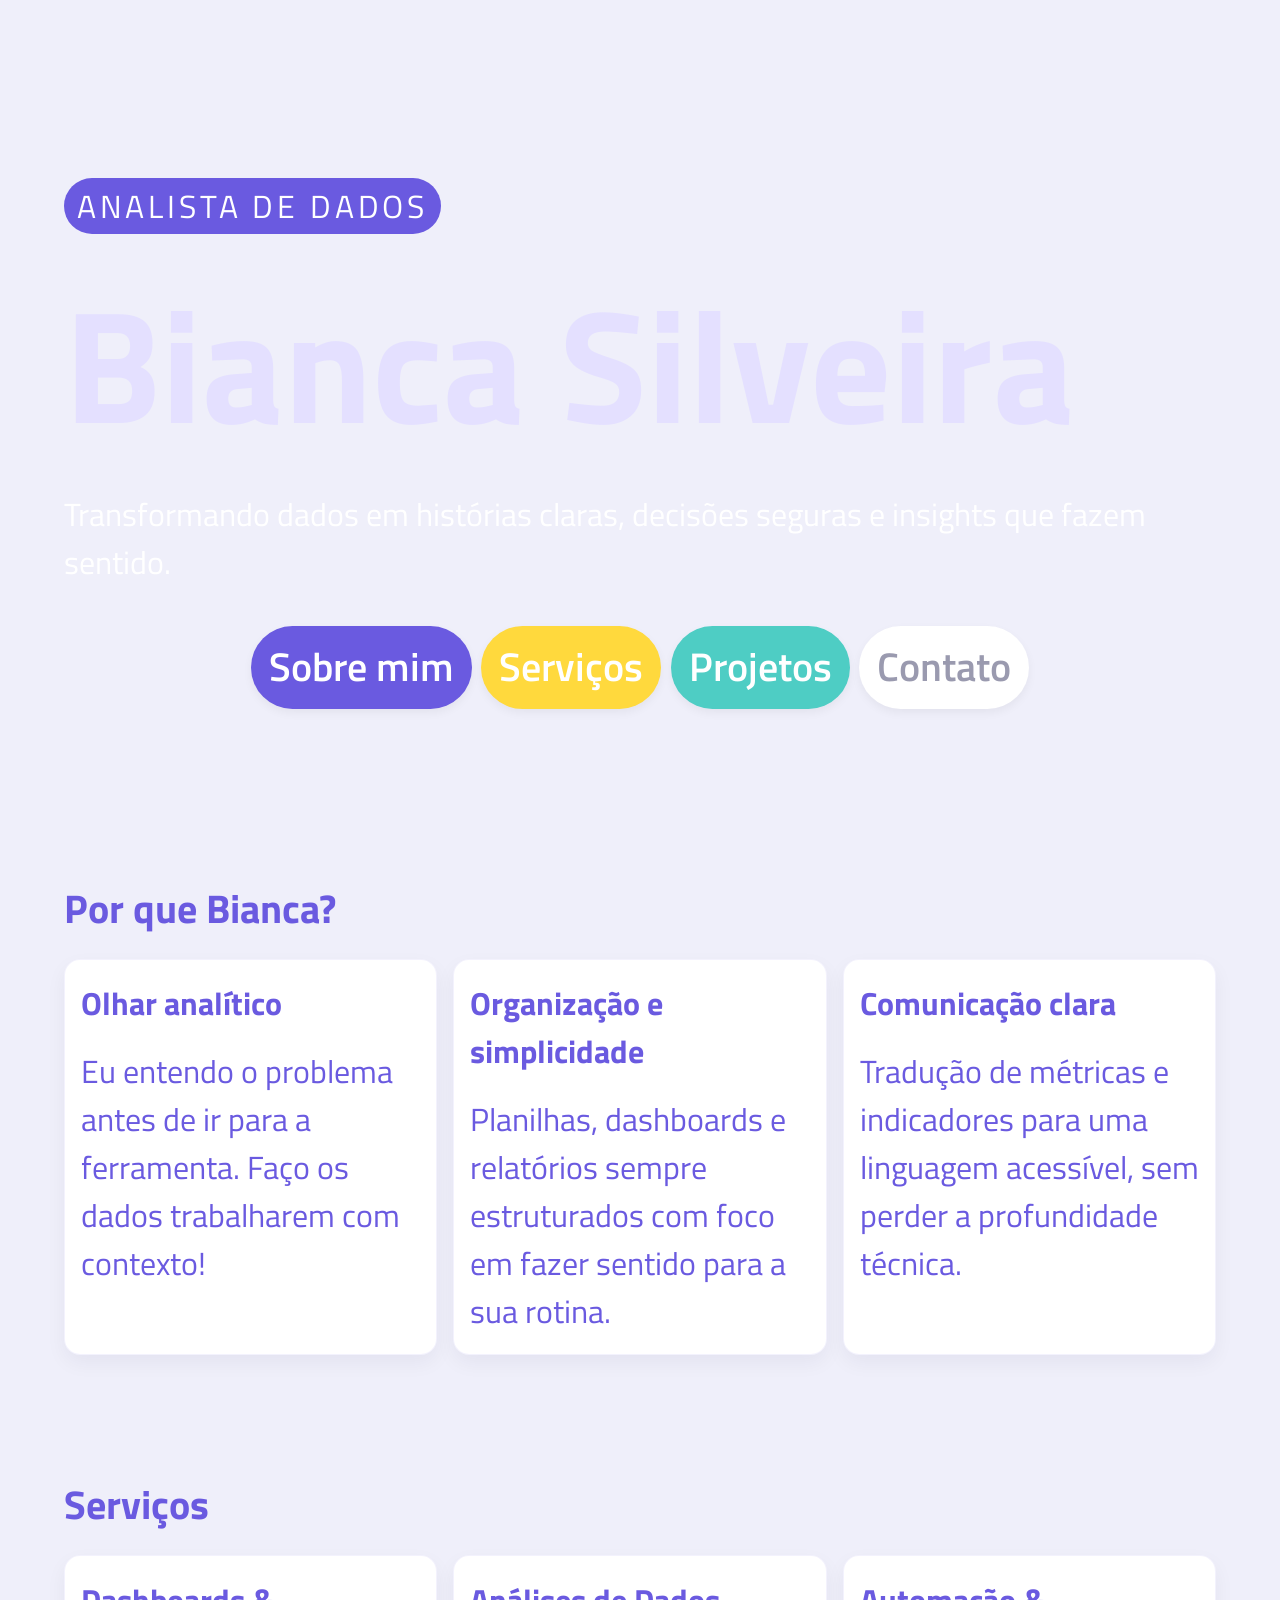
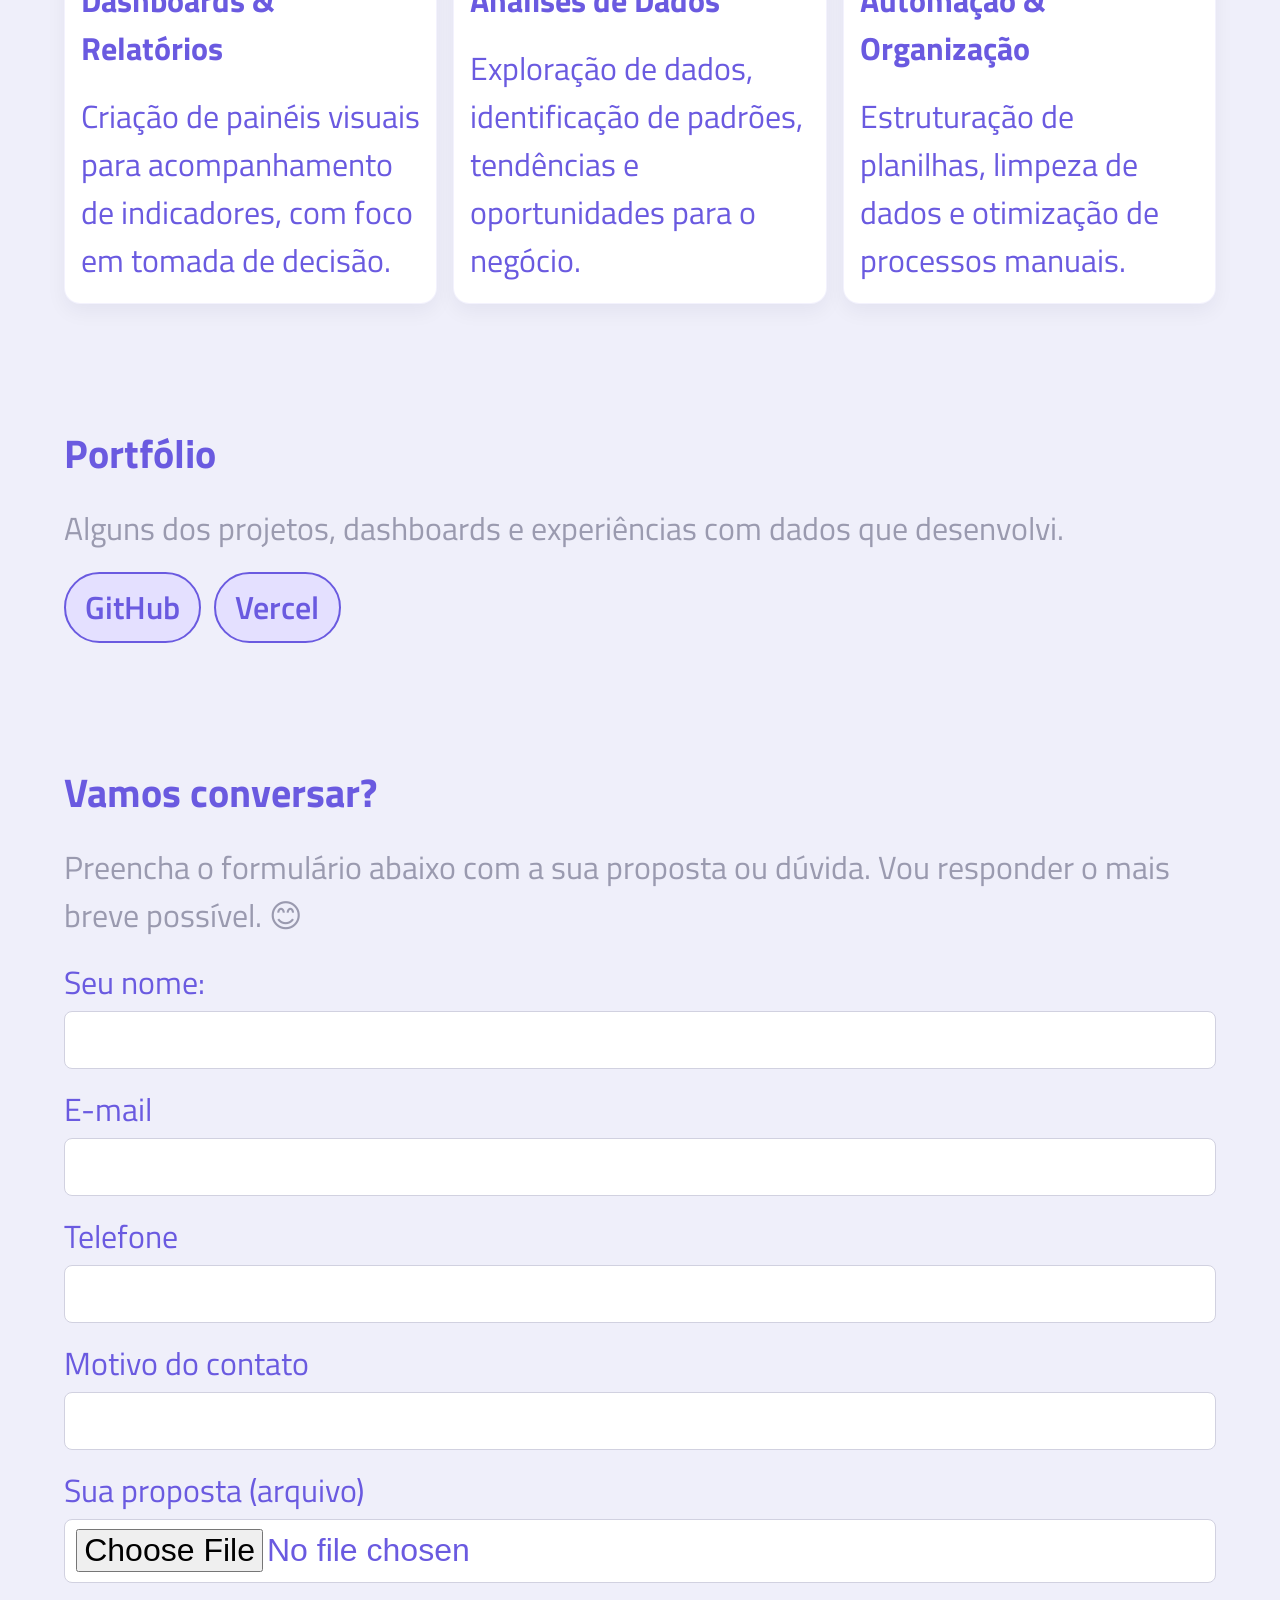
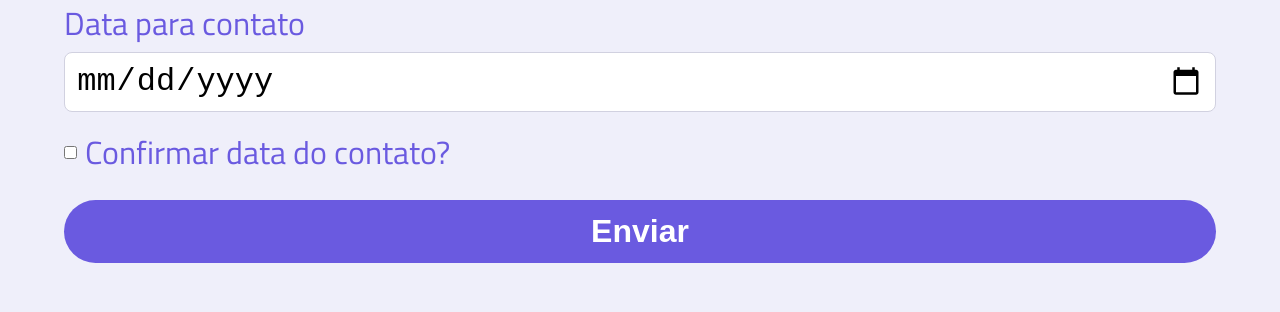
<file: index.html>
<!DOCTYPE html>
<html lang="pt-br">
<head>
  <meta charset="UTF-8" />
  <meta name="viewport" content="width=device-width, initial-scale=1.0" />
  <title>Bianca Silveira • Analista de Dados</title>

  <link rel="stylesheet" href="style.css">
</head>
<body>

  <header class="topo">
    <div class="topo-conteiner">
    <div class="topo-cabeçalho">
    <span class="topo-tag">Analista de Dados</span>
        <h1>Bianca Silveira</h1>
        <p class="subtitulo">
          Transformando dados em histórias claras, decisões seguras e insights que fazem sentido.
        </p>

        <div class="topo-sobre">
          <a href="#sobre" class="bola bola-roxo">Sobre mim</a>
          <a href="#servicos" class="bola bola-amarela">Serviços</a>
          <a href="#projetos" class="bola bola-verde">Projetos</a>
          <a href="#contato" class="bola">Contato</a>
        </div>
      </div>
    </div>
  </header>

  <main>
<section id="sobre" class="secao-sobre">
  <div class="titulo-imagem">
  <h2>Por que Bianca?</h2>
  </div>
  <div class="cards cards-sobre">
    <article class="card cards-icone">
      <div class="card-icone-texto">
        <h3>Olhar analítico</h3>
        <p>Eu entendo o problema antes de ir para a ferramenta. Faço os dados trabalharem com contexto!</p>
      </div>
    </article>

    <article class="card cards-icone">
      <div class="card-icone-texto">
        <h3>Organização e simplicidade</h3>
        <p>Planilhas, dashboards e relatórios sempre estruturados com foco em fazer sentido para a sua rotina.</p>
      </div>
    </article>

    <article class="card cards-icone">
      <div class="card-icone-texto">
        <h3>Comunicação clara</h3>
        <p>Tradução de métricas e indicadores para uma linguagem acessível, sem perder a profundidade técnica.</p>
      </div>
    </article>
  </div>
</section>

  <section id="servicos" class="secao-servicos">
    <h2>Serviços</h2>

    <div class="cards">
      <article class="card">
        <h3>Dashboards & Relatórios</h3>
        <p>Criação de painéis visuais para acompanhamento de indicadores, com foco em tomada de decisão.</p>
      </article>

      <article class="card">
        <h3>Análises de Dados</h3>
        <p>Exploração de dados, identificação de padrões, tendências e oportunidades para o negócio.</p>
      </article>

      <article class="card">
        <h3>Automação & Organização</h3>
        <p>Estruturação de planilhas, limpeza de dados e otimização de processos manuais.</p>
      </article>
    </div>
  </section>

  <section id="projetos" class="secao-portfolio">
    <h2>Portfólio</h2>
    <p class="descricao-portfolio">
      Alguns dos projetos, dashboards e experiências com dados que desenvolvi.
    </p>

    <div class="links-portfolio">
      <a href="https://github.com/BihSilver/" target="_blank" class="btn-link">
        GitHub
      </a>
      <a href="https://vercel.com/bihsilvers-projects" target="_blank" class="btn-link">
        Vercel
      </a>
    </div>
  </section>

  <section id="contato" class="secao-contato">
    <h2>Vamos conversar?</h2>
    <p class="descricao-contato">
      Preencha o formulário abaixo com a sua proposta ou dúvida. Vou responder o mais breve possível. 😊
    </p>

    <form class="form-contato">
      <div class="campo">
        <label for="nome">Seu nome:</label>
        <input type="text" id="nome" name="nome" required />
      </div>

      <div class="campo">
        <label for="email">E-mail</label>
        <input type="email" id="email" name="email" required />
      </div>

      <div class="campo">
        <label for="telefone">Telefone</label>
        <input type="tel" id="telefone" name="telefone" />
      </div>

      <div class="campo">
        <label for="motivo">Motivo do contato</label>
        <input type="text" id="motivo" name="motivo" />
      </div>

      <div class="campo">
        <label for="arquivo">Sua proposta (arquivo)</label>
        <input type="file" id="arquivo" name="arquivo" />
      </div>

      <div class="campo">
        <label for="data">Data para contato</label>
        <input type="date" id="data" name="data" />
      </div>

      <div class="campo campo-checkbox">
        <input type="checkbox" id="confirmar" name="confirmar" />
        <label for="confirmar">Confirmar data do contato?</label>
      </div>

      <button type="submit" class="btn-enviar">Enviar</button>
    </form>
  </section>
</main>

</body>
</file>
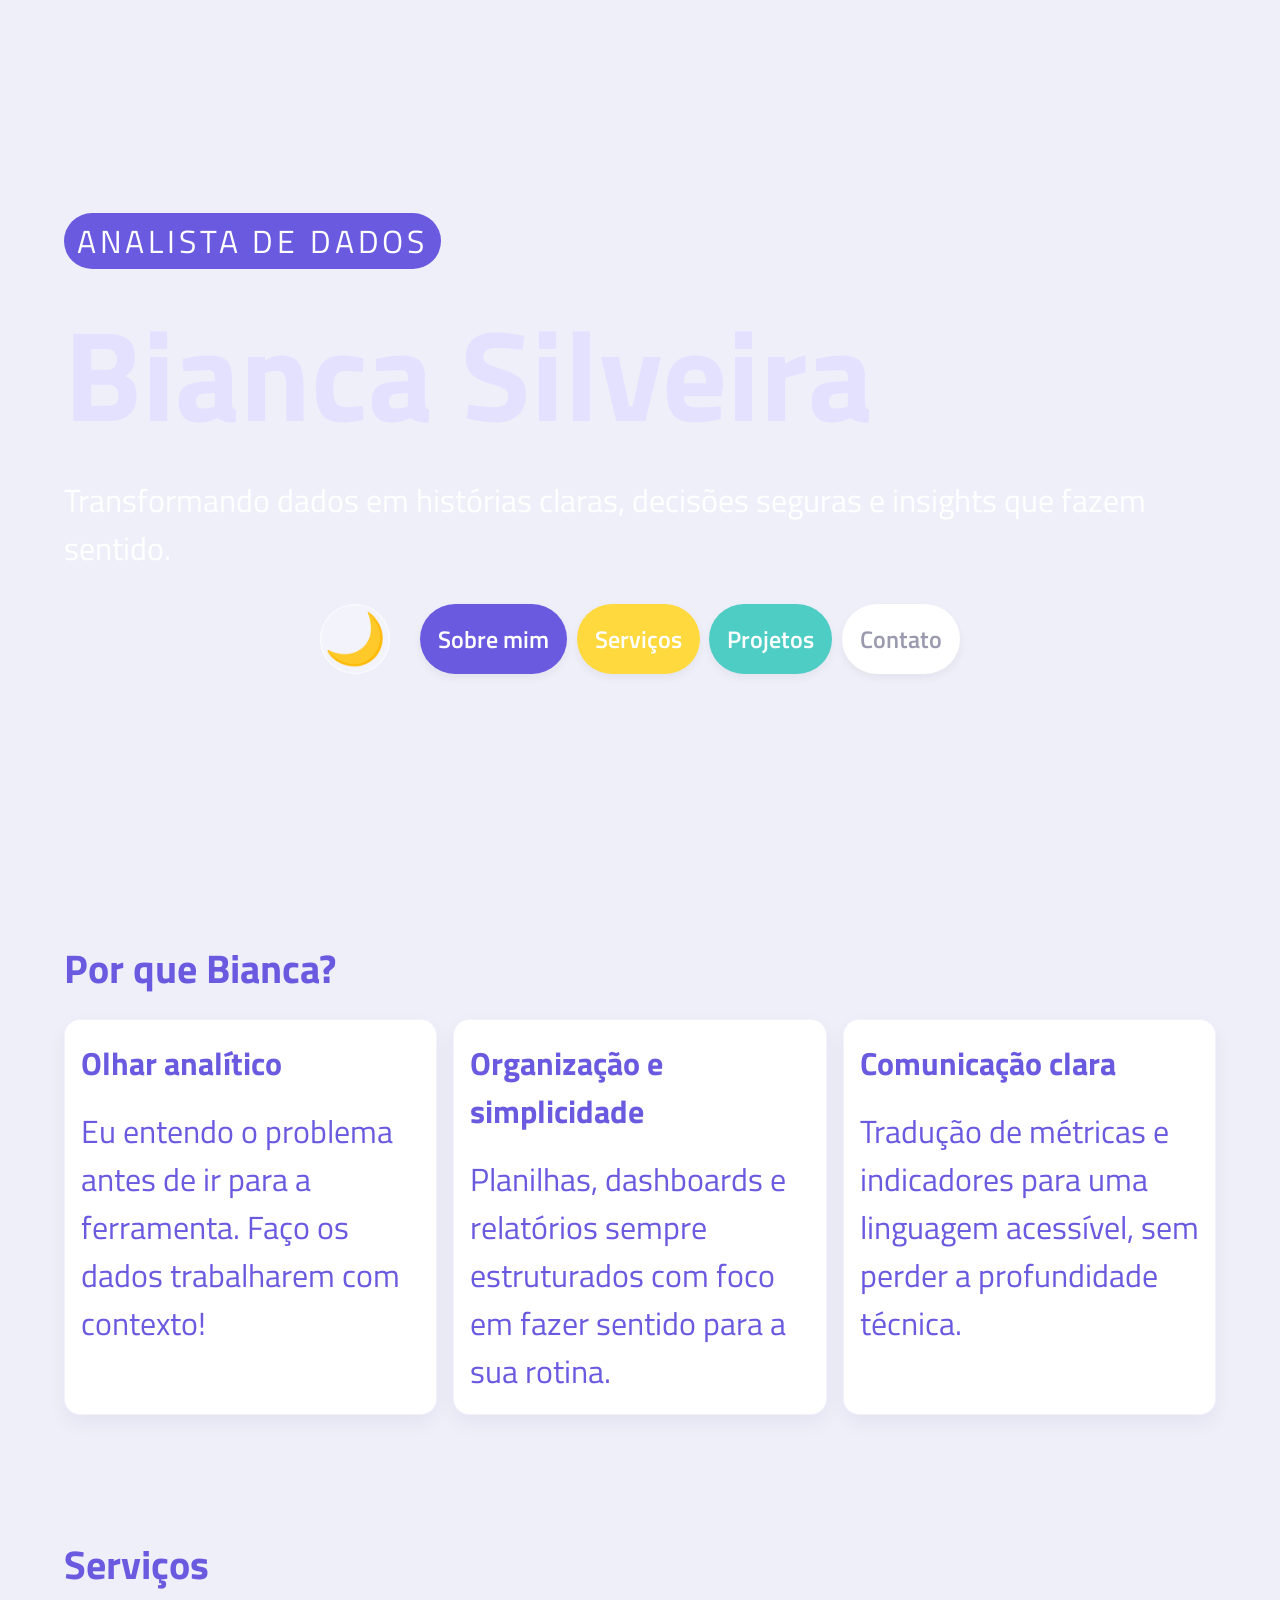
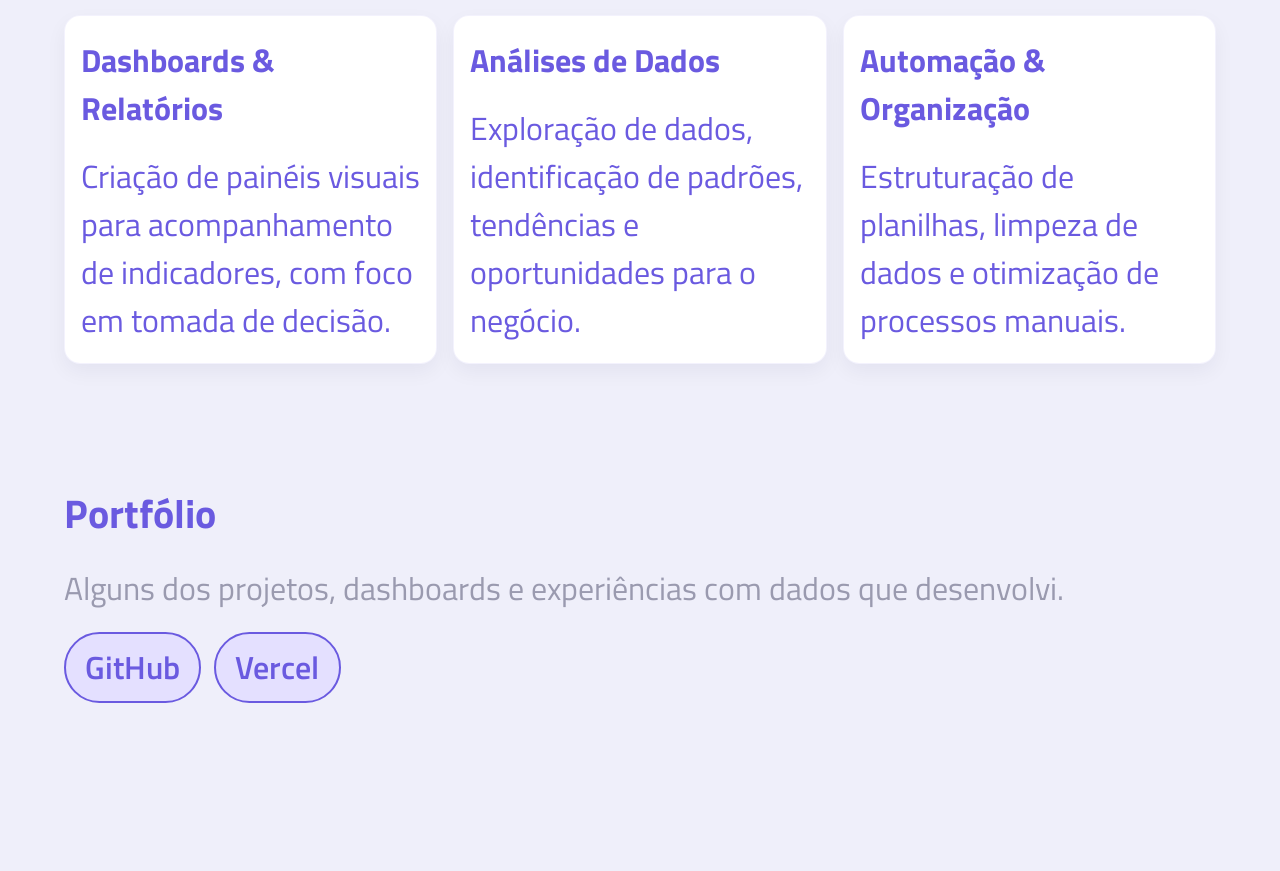
<file: html/index.html>
<!DOCTYPE html>
<html lang="pt-br">
<head>
  <meta charset="UTF-8" />
  <meta name="viewport" content="width=device-width, initial-scale=1.0" />
  <title>Bianca Silveira • Analista de Dados</title>

  <link rel="stylesheet" href="../Css/style.css">
</head>

<body>

  <header class="topo">
    <div class="topo-conteiner">
    <div class="topo-cabeçalho">
    <span class="topo-tag">Analista de Dados</span>
        <h1>Bianca Silveira</h1>
        <p class="subtitulo">
          Transformando dados em histórias claras, decisões seguras e insights que fazem sentido.
        </p>

        <div class="topo-sobre">
        <button id="mudar-tema" class="mudar-tema">🌙</button>
          <a href="#sobre" class="bola bola-roxo">Sobre mim</a>
          <a href="#servicos" class="bola bola-amarela">Serviços</a>
          <a href="#projetos" class="bola bola-verde">Projetos</a>
          <a href="Formulario.html" class="bola">Contato</a>
        </div>
      </div>
    </div>
  </header>

  <main>
<section id="sobre" class="secao-sobre">
  <div class="titulo-imagem">
  <h2>Por que Bianca?</h2>
  </div>
  <div class="cards cards-sobre">
    <article class="card cards-icone">
      <div class="card-icone-texto">
        <h3>Olhar analítico</h3>
        <p>Eu entendo o problema antes de ir para a ferramenta. Faço os dados trabalharem com contexto!</p>
      </div>
    </article>

    <article class="card cards-icone">
      <div class="card-icone-texto">
        <h3>Organização e simplicidade</h3>
        <p>Planilhas, dashboards e relatórios sempre estruturados com foco em fazer sentido para a sua rotina.</p>
      </div>
    </article>

    <article class="card cards-icone">
      <div class="card-icone-texto">
        <h3>Comunicação clara</h3>
        <p>Tradução de métricas e indicadores para uma linguagem acessível, sem perder a profundidade técnica.</p>
      </div>
    </article>
  </div>
</section>

  <section id="servicos" class="secao-servicos">
    <h2>Serviços</h2>

    <div class="cards">
      <article class="card">
        <h3>Dashboards & Relatórios</h3>
        <p>Criação de painéis visuais para acompanhamento de indicadores, com foco em tomada de decisão.</p>
      </article>

      <article class="card">
        <h3>Análises de Dados</h3>
        <p>Exploração de dados, identificação de padrões, tendências e oportunidades para o negócio.</p>
      </article>

      <article class="card">
        <h3>Automação & Organização</h3>
        <p>Estruturação de planilhas, limpeza de dados e otimização de processos manuais.</p>
      </article>
    </div>
  </section>

  <section id="projetos" class="secao-portfolio">
    <h2>Portfólio</h2>
    <p class="descricao-portfolio">
      Alguns dos projetos, dashboards e experiências com dados que desenvolvi.
    </p>

    <div class="links-portfolio">
      <a href="https://github.com/BihSilver/" target="_blank" class="btn-link">
        GitHub
      </a>
      <a href="https://vercel.com/bihsilvers-projects" target="_blank" class="btn-link">
        Vercel
      </a>
    </div>
  </section>

</main>
    <script src="/Js/script.js"></script>

</body>
</html>
</file>
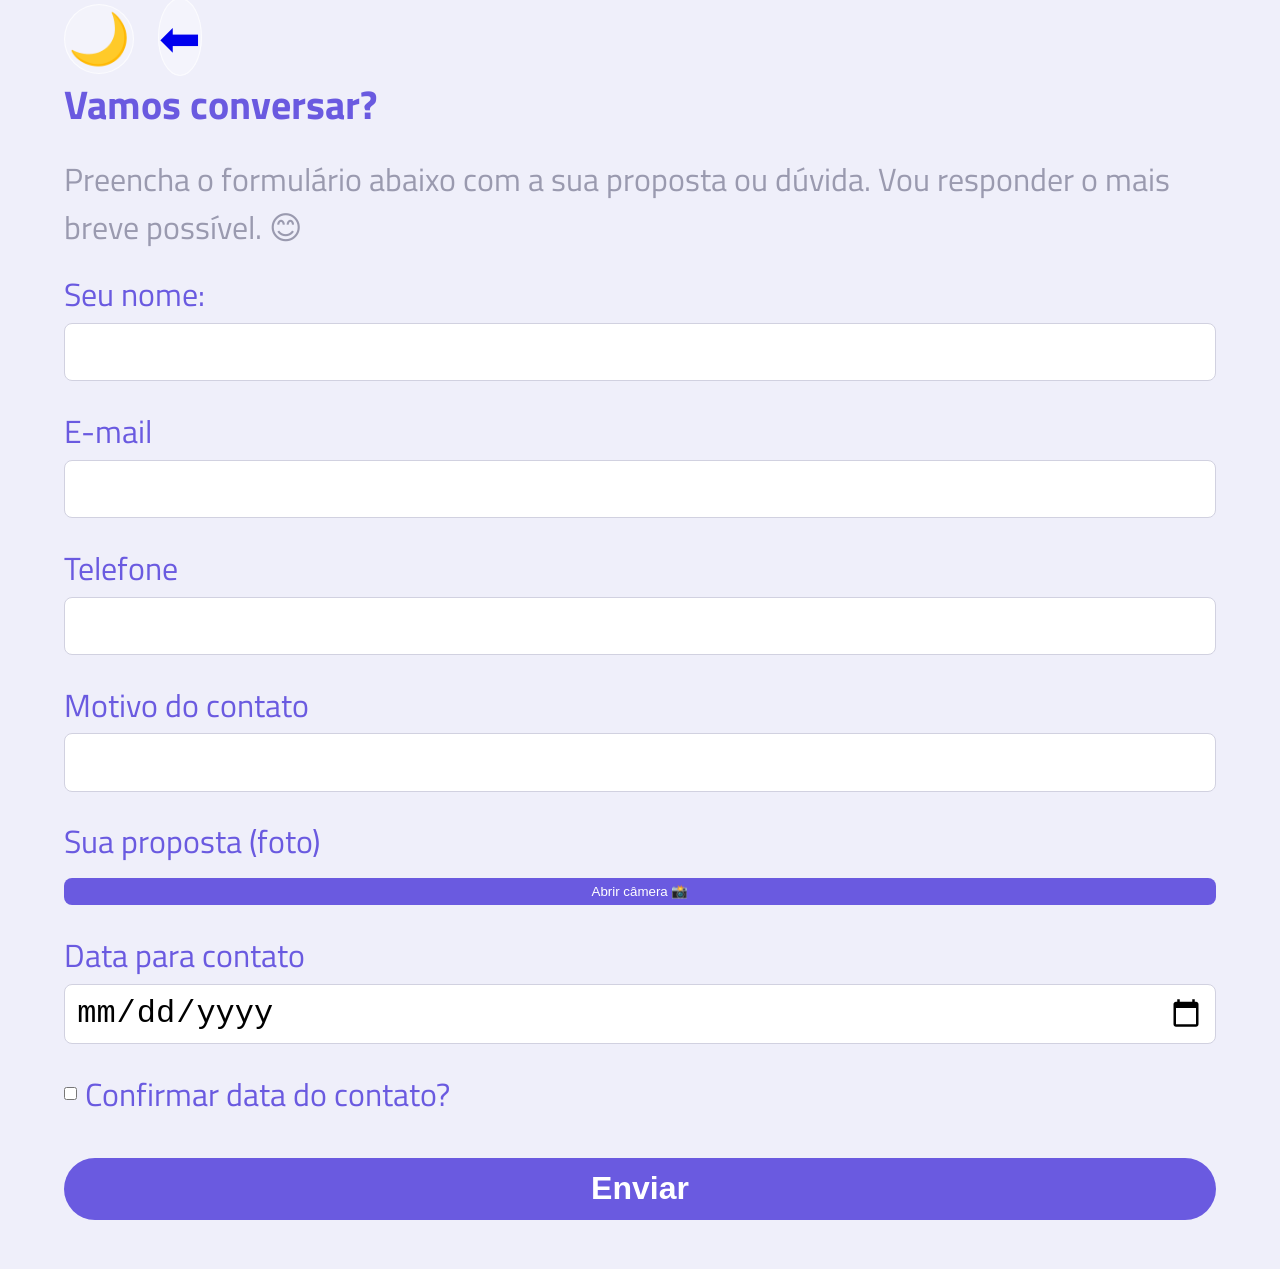
<file: html/Formulario.html>
<!DOCTYPE html>
<html lang="en">
<head>
    <meta charset="UTF-8">
    <meta name="viewport" content="width=device-width, initial-scale=1.0">
    <title>Formulario de Contato</title>
    <link rel="stylesheet" href="../Css/style.css">
</head>
<body>
    <button id="mudar-tema" class="mudar-tema">🌙</button>
    <a href="index.html" id="voltar" class="mudar-tema">⬅️</a>
    <section id="contato" class="secao-contato">
    <h2>Vamos conversar?</h2>
    <p class="descricao-contato">
      Preencha o formulário abaixo com a sua proposta ou dúvida. Vou responder o mais breve possível. 😊
    </p>

   <form id="form-contato" class="form-contato">
      <div class="campo">
        <label for="nome">Seu nome:</label>
        <input type="text" id="nome" name="nome" novalidate/>
        <span class="erro"></span>
      </div>

      <div class="campo">
        <label for="email">E-mail</label>
        <input type="email" id="email" name="email" novalidate/>
        <span class="erro"></span>
      </div>

      <div class="campo">
        <label for="telefone">Telefone</label>
        <input type="tel" id="telefone" name="telefone" novalidate/>
        <span class="erro"></span>
      </div>

      <div class="campo">
        <label for="motivo">Motivo do contato</label>
        <input type="text" id="motivo" name="motivo" novalidate/>
            <span class="erro"></span>
      </div>

<div class="campo" data-campo-proposta>
  <label>Sua proposta (foto)</label>
  <button type="button" data-video-botao>
    Abrir câmera 📸
  </button>
  <div data-camera style="display: none;">
    <video data-video width="250" autoplay></video>
    <button type="button" data-tirar-foto>Tirar foto</button>
    <canvas data-video-canvas width="250" height="180"></canvas>
  </div>
  <p data-mensagem style="display: none;">
    ✅ Proposta capturada com sucesso!
  </p>
  <span class="erro"></span>
</div>
      </div>

      <div class="campo">
        <label for="data">Data para contato</label>
        <input type="date" id="data" name="data" novalidate/>
                <span class="erro"></span>
      </div>

      <div class="campo campo-checkbox">
        <input type="checkbox" id="confirmar" name="confirmar" novalidate/>
        <label for="confirmar">Confirmar data do contato?</label>
                <span class="erro"></span>
      </div>
      <p id="mensagem-erro"></p>
      <button type="submit" class="btn-enviar">Enviar</button>
    </form>
  </section>  
</body>

    <script src="/Js/script.js"></script>

</html>
</file>
<file: style.css>
@import url('https://fonts.googleapis.com/css2?family=Titillium+Web:ital,wght@0,200;0,300;0,400;0,600;0,700;0,900;1,200;1,300;1,400;1,600;1,700&display=swap');

:root {
  --cor-fundo: #efeffa;
  --roxo: #6a5ae0;
  --coral: #ff6b6b;
  --amarelo: #ffd93d;
  --verde: #4ecdc4;
  --texto: #6a5ae0;
  --cinza-medio: #9a9aaf;
  --branco: #ffffff;
}

* {
  box-sizing: border-box;
  margin: 0;
  padding: 0;
}

body {
  font-family: "Titillium Web", system-ui, -apple-system, BlinkMacSystemFont, "Segoe UI", sans-serif;
  background: var(--cor-fundo);
  color: var(--texto);
  line-height: 1.5;
  padding: 0 1.2rem 2.5rem;
}

.topo {
  height: 95vh; 
  background-image: url("https://i.pinimg.com/originals/69/a8/17/69a817b35b7328a2cbea46510c323823.gif");
  background-size: cover;    
  background-position: center;
  background-repeat: no-repeat;
  display: flex;
  align-items: center;
  justify-content: center;
}

.topo-conteiner {
  display: flex;
  flex-direction: column;
  align-items: center;
}

.topo-tag {
  display: inline-block;
  font-size: 2rem;
  text-transform: uppercase;
  letter-spacing: 0.12em;
  color:var(--branco);
  background: var(--roxo);
  padding: 0.25rem 0.8rem;
  border-radius: 999px;
  margin-bottom: 0.6rem;
}

.topo h1 {
  font-size: 10rem;
  margin-bottom: 0.4rem;
  color: #e4e0ff;
 font-family:Titillium+Web;
}

.subtitulo {
  font-size: 2rem;
  color: var(--branco);
  margin-bottom: 1.4rem;
}

.topo-sobre {
  display: flex;
  flex-wrap: wrap;
  justify-content: center;
  gap: 0.6rem;
  margin-top: 2.5rem;
}

.bola {
  display: inline-flex;
  align-items: center;
  justify-content: center;
  min-width: 110px;
  padding: 0.6rem 1rem;
  border-radius: 999px;
  font-size: 2.5rem;
  font-weight: 600;
  text-decoration: none;
  color: var(--cinza-medio);
  background: var(--branco);
  border: 2px solid transparent;
  box-shadow: 0 4px 10px rgba(0,0,0,0.05);
}

.bola-roxo {
  background: var(--roxo);
  color: var(--branco);
}

.bola-amarela {
  background: var(--amarelo);
  color: var(--branco);
}

.bola-verde {
  background: var(--verde);
    color: var(--branco);
}

.cards {
  display: flex;
  flex-direction: column;
  gap: 1rem;
  font-size: 2.0rem;
  margin-bottom: 100px;
}

.titulo-imagem{
  display: flex;
  align-items: center;
  gap: 8px;
}

h2 {
  margin: 0;
  font-size: 2.5rem;
  margin-bottom: 20px;
}

.card {
  background: var(--branco);
  border-radius: 16px;
  padding: 1.2rem 1rem;
  box-shadow: 0 8px 20px rgba(18, 18, 67, 0.05);
  border: 1px solid rgba(106, 90, 224, 0.08);
 margin-bottom: 20px;

}

.card h3 {
  font-size: 2rem;
  margin-bottom: 20px;
}

.descricao-portfolio {
  font-size: 2rem;
  color: var(--cinza-medio);
  margin-bottom: 20px;
}

.links-portfolio {
  display: flex;
  flex-wrap: wrap;
  gap: 0.8rem;
  font-size: 2rem;
}

.btn-link {
  display: inline-flex;
  align-items: center;
  justify-content: center;
  padding: 0.6rem 1.2rem;
  border-radius: 999px;
  border: 2px solid var(--roxo);
  color: var(--roxo);
  text-decoration: none;
  font-weight: 600;
  background: #e4e0ff;
  margin-bottom: 120px;
}

.descricao-contato {
  font-size: 2rem;
  color: var(--cinza-medio);
  margin-bottom: 1.2rem;
}

.form-contato {
  display: flex;
  flex-direction: column;
  gap: 1rem;
}

.campo {
  display: flex;
  flex-direction: column;
  gap: 0.3rem;
}

.campo label {
  font-size: 2rem;
}

.campo input[type="text"],
.campo input[type="email"],
.campo input[type="tel"],
.campo input[type="date"],
.campo input[type="file"] {
  padding: 0.6rem 0.7rem;
  border-radius: 8px;
  border: 1px solid #d1d1e0;
  font-size: 2rem;
  background: var(--branco);
}

.campo-checkbox {
  flex-direction: row;
  align-items: center;
  gap: 0.5rem;
}

.btn-enviar {
  margin-top: 0.5rem;
  padding: 0.8rem 1.2rem;
  border-radius: 999px;
  border: none;
  background: var(--roxo);
  color: var(--branco);
  font-weight: 600;
  font-size: 2rem;
}

@media (min-width: 768px) {
  body {
    padding: 0 4rem 3rem;
  }

  .topo {
    margin: 1.5rem -4rem 0;
    padding: 4rem 4rem 5rem;
  }

  .topo-conteiner {
    flex-direction: row;
    align-items: center;
    justify-content: center;
    gap: 2.5rem;
  }

  .topo-sobre {
    text-align: left;
  }

  .cards {
    flex-direction: row;
  }

  .card {
    flex: 1;
  }
}
</file>
<file: Css/style.css>
@import url('https://fonts.googleapis.com/css2?family=Titillium+Web:ital,wght@0,200;0,300;0,400;0,600;0,700;0,900;1,200;1,300;1,400;1,600;1,700&display=swap');

:root {
  --cor-fundo: #efeffa;
  --roxo: #6a5ae0;
  --coral: #ff6b6b;
  --amarelo: #ffd93d;
  --verde: #4ecdc4;
  --texto: #6a5ae0;
  --cinza-medio: #9a9aaf;
  --branco: #ffffff;
}

* {
  box-sizing: border-box;
  margin: 0;
  padding: 0;
}


.mudar-tema {
  width: 70px;
  height: 70px;
  border-radius: 50%;
  background: rgba(255, 255, 255, 0.292);
  border: 1px solid rgba(255, 255, 255, 0.723);
  font-size: 50px;  
  margin-right: 20px;
  text-decoration: none;
  cursor: pointer;  
  z-index: 9999;    
  position: relative;
  pointer-events: auto; 
}


.erro {
  color: #ff6b6b;
  font-size: 1.2rem;
  margin-top: 5px;
  display: block;
}

[data-camera] {
  margin-top: 10px;
}

video, canvas {
  border-radius: 8px;
  margin-top: 8px;
}

[data-video-botao],
[data-tirar-foto] {
  margin-top: 8px;
  padding: 6px 12px;
  border-radius: 8px;
  border: none;
  background: var(--roxo);
  color: white;
}


.tema-escuro {
  --cor-fundo: #0f172a;
  --texto: #e5e7eb;
  --branco: #1e293b;
  --cinza-medio: #9ca3af;
}


body {
  font-family: "Titillium Web", system-ui, -apple-system, BlinkMacSystemFont, "Segoe UI", sans-serif;
  background: var(--cor-fundo);
  color: var(--texto);
  line-height: 1.5;
  padding: 0 1.2rem 2.5rem;
}

.topo {
  height: 95vh; 
  background-image: url("https://i.pinimg.com/originals/bb/f3/99/bbf399ef3eb7649b9cc2b69656b574af.gif");
  background-size: cover;    
  background-position: center;
  background-repeat: no-repeat;
  display: flex;
  align-items: center;
  justify-content: center;
  margin-bottom: 10px;
}

.topo-conteiner {
  display: flex;
  flex-direction: column;
  align-items: center;
}

.topo-tag {
  display: inline-block;
  font-size: 2rem;
  text-transform: uppercase;
  letter-spacing: 0.12em;
  color:var(--branco);
  background: var(--roxo);
  padding: 0.25rem 0.8rem;
  border-radius: 999px;
  margin-bottom: 0.6rem;
}

.topo h1 {
  font-size: 8rem;
  margin-bottom: 0.4rem;
  color: #e4e0ff;
 font-family:Titillium+Web;
}

.subtitulo {
  font-size: 2rem;
  color: var(--branco);
  margin-bottom: 1.4rem;
}

.topo-sobre {
  display: flex;
  flex-wrap: wrap;
  justify-content: center;
  gap: 0.6rem;
  margin-top: 2rem;
}

.bola {
  display: inline-flex;
  align-items: center;
  justify-content: center;
  min-width: 110px;
  padding: 0.6rem 1rem;
  border-radius: 999px;
  font-size: 1.5rem;
  font-weight: 600;
  text-decoration: none;
  color: var(--cinza-medio);
  background: var(--branco);
  border: 2px solid transparent;
  box-shadow: 0 4px 10px rgba(0,0,0,0.05);
}

.bola-roxo {
  background: var(--roxo);
  color: var(--branco);
}

.bola-amarela {
  background: var(--amarelo);
  color: var(--branco);
}

.bola-verde {
  background: var(--verde);
    color: var(--branco);
}

.cards {
  display: flex;
  flex-direction: column;
  gap: 1rem;
  font-size: 2.0rem;
  margin-bottom: 100px;
}

.titulo-imagem{
  display: flex;
  align-items: center;
  gap: 8px;
}

h2 {
  margin: 0;
  font-size: 2.5rem;
  margin-bottom: 20px;
}

.card {
  background: var(--branco);
  border-radius: 16px;
  padding: 1.2rem 1rem;
  box-shadow: 0 8px 20px rgba(18, 18, 67, 0.05);
  border: 1px solid rgba(106, 90, 224, 0.08);
 margin-bottom: 20px;

}

.card h3 {
  font-size: 2rem;
  margin-bottom: 20px;
}

.descricao-portfolio {
  font-size: 2rem;
  color: var(--cinza-medio);
  margin-bottom: 20px;
}

.links-portfolio {
  display: flex;
  flex-wrap: wrap;
  gap: 0.8rem;
  font-size: 2rem;
}

.btn-link {
  display: inline-flex;
  align-items: center;
  justify-content: center;
  padding: 0.6rem 1.2rem;
  border-radius: 999px;
  border: 2px solid var(--roxo);
  color: var(--roxo);
  text-decoration: none;
  font-weight: 600;
  background: #e4e0ff;
  margin-bottom: 120px;
}

.descricao-contato {
  font-size: 2rem;
  color: var(--cinza-medio);
  margin-bottom: 1.2rem;
}

.form-contato {
  display: flex;
  flex-direction: column;
  gap: 1rem;
}

.campo {
  display: flex;
  flex-direction: column;
  gap: 0.3rem;
}

.campo label {
  font-size: 2rem;
}

.campo input[type="text"],
.campo input[type="email"],
.campo input[type="tel"],
.campo input[type="date"],
.campo input[type="file"] {
  padding: 0.6rem 0.7rem;
  border-radius: 8px;
  border: 1px solid #d1d1e0;
  font-size: 2rem;
  background: var(--branco);
}

.campo-checkbox {
  flex-direction: row;
  align-items: center;
  gap: 0.5rem;
}

.btn-enviar {
  margin-top: 0.5rem;
  padding: 0.8rem 1.2rem;
  border-radius: 999px;
  border: none;
  background: var(--roxo);
  color: var(--branco);
  font-weight: 600;
  font-size: 2rem;
}

@media (min-width: 768px) {
  body {
    padding: 0 4rem 3rem;
  }

  .topo {
    margin: 1.5rem -4rem 60px;
    padding: 4rem 4rem 5rem;
  }

  .topo-conteiner {
    flex-direction: row;
    align-items: center;
    justify-content: center;
    gap: 2.5rem;
  }

  .topo-sobre {
    text-align: left;
  }

  .cards {
    flex-direction: row;
  }

  .card {
    flex: 1;
  }
}
</file>
